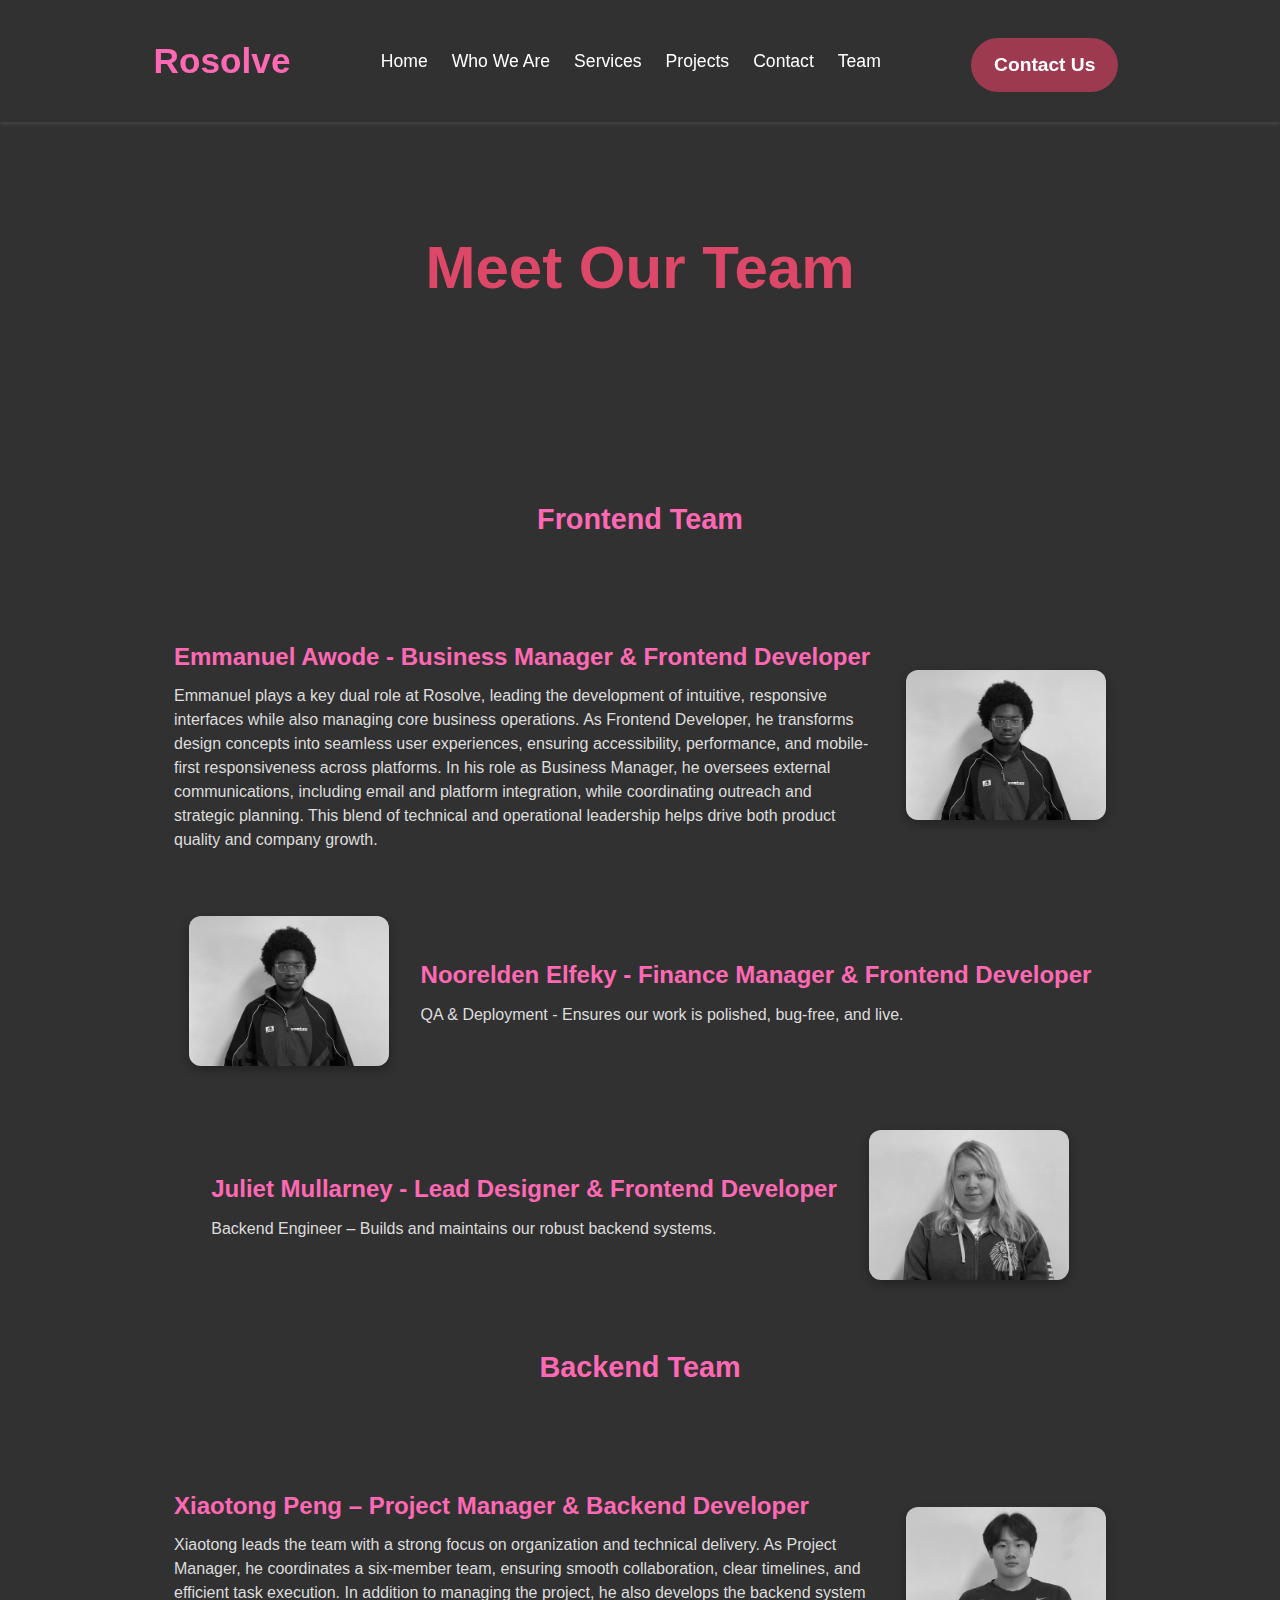
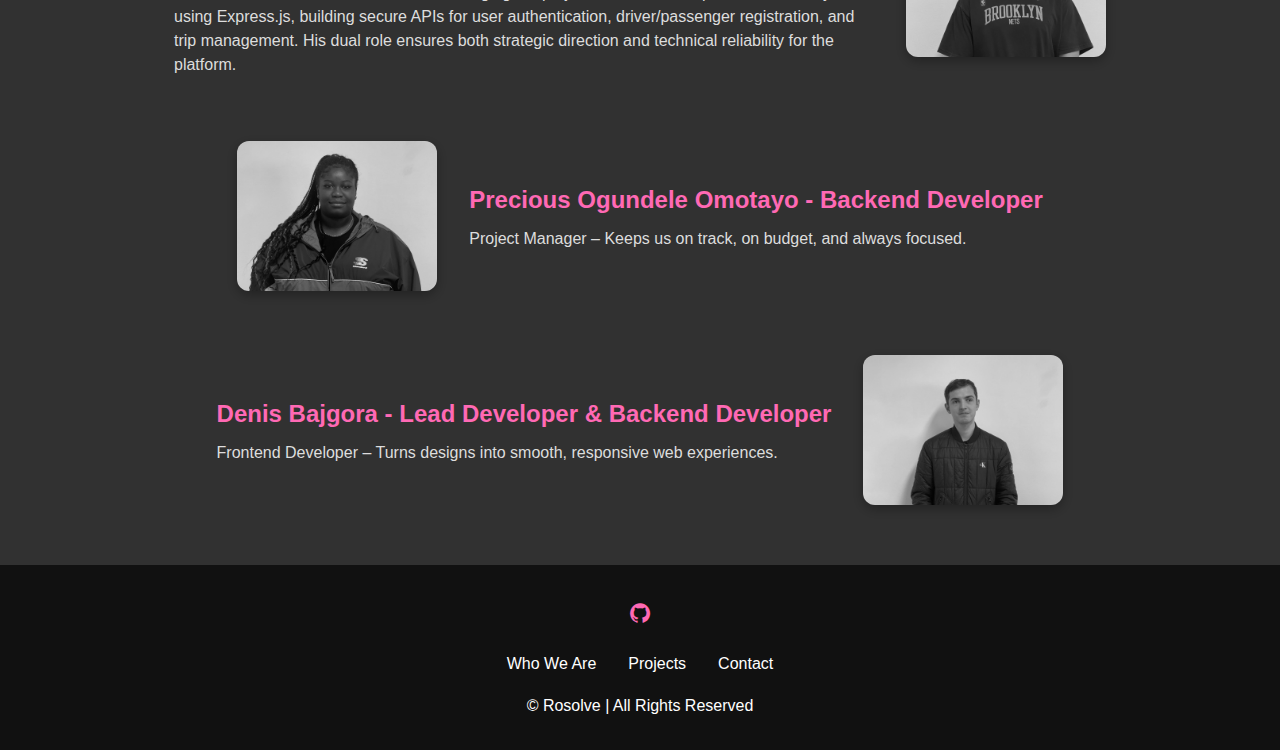
<file: team.html>
<!DOCTYPE html>
<html lang="en">
<head>
  <meta charset="UTF-8" />
  <meta name="viewport" content="width=device-width, initial-scale=1.0" />
  <title>Our Team - Rosolve</title>
  <link rel="stylesheet" href="stylesheet.css" />
  <link href="https://unpkg.com/boxicons@2.1.4/css/boxicons.min.css" rel="stylesheet" />
</head>
<body>

  <header class="header">
    <a href="index.html" class="logo">Rosolve</a>

    <nav class="navbar" id="navbar">
      <a href="index.html#home">Home</a>
      <a href="index.html#about">Who We Are</a>
      <a href="index.html#services">Services</a>
      <a href="index.html#projects">Projects</a>
      <a href="index.html#contact">Contact</a>
      <a href="team.html">Team</a>
    </nav>

    <a href="index.html#contact" class="gradient-btn">Contact Us</a>
    <i class="bx bx-menu" id="menu-icon"></i>
  </header>

  <section class="heading">
    <h2>Meet Our Team</h2>
  </section>

  <section class="team">
    <h3 class="subheading">Frontend Team</h3>

    <div class="team-member">
      <img src="team1.jpg" alt="Emmanuel Awode">
      <div>
        <h3>Emmanuel Awode - Business Manager & Frontend Developer</h3>
        <p>Emmanuel plays a key dual role at Rosolve, leading the development of intuitive, responsive interfaces while also managing core business operations. As Frontend Developer, he transforms design concepts into seamless user experiences, ensuring accessibility, performance, and mobile-first responsiveness across platforms.
In his role as Business Manager, he oversees external communications, including email and platform integration, while coordinating outreach and strategic planning. This blend of technical and operational leadership helps drive both product quality and company growth.
</p>
      </div>
    </div>

        <div class="team-member">
      <img src="team1.jpg" alt="Noorelden Elfeky">
      <div>
        <h3>Noorelden Elfeky - Finance Manager & Frontend Developer</h3>
        <p>QA & Deployment - Ensures our work is polished, bug-free, and live.</p>
      </div>
    </div>

    <div class="team-member">
      <img src="team3.jpg" alt="Juliet Mullarney">
      <div>
        <h3>Juliet Mullarney - Lead Designer & Frontend Developer</h3>
        <p>Backend Engineer – Builds and maintains our robust backend systems.</p>
      </div>
    </div>

    <h3 class="subheading">Backend Team</h3>

    <div class="team-member">
      <img src="team4.jpg" alt="Xiaotong Peng">
      <div>
        <h3>Xiaotong Peng – Project Manager & Backend Developer</h3>
        <p>Xiaotong leads the team with a strong focus on organization and technical delivery. As Project Manager, he coordinates a six-member team, ensuring smooth collaboration, clear timelines, and efficient task execution. In addition to managing the project, he also develops the backend system using Express.js, building secure APIs for user authentication, driver/passenger registration, and trip management. His dual role ensures both strategic direction and technical reliability for the platform.</p>
      </div>
    </div>

    <div class="team-member">
      <img src="team5.jpg" alt="Precious Ogundele Omotayo">
      <div>
        <h3>Precious Ogundele Omotayo - Backend Developer</h3>
        <p>Project Manager – Keeps us on track, on budget, and always focused.</p>
      </div>
    </div>

    <div class="team-member">
      <img src="team2.jpg" alt="Denis Bajgora">
      <div>
        <h3>Denis Bajgora - Lead Developer & Backend Developer</h3>
        <p>Frontend Developer – Turns designs into smooth, responsive web experiences.</p>
      </div>
    </div>
  </section>


  <footer class="footer">
    <div class="social-icons">
      <a href="https://github.com/rosolve" target="_blank"><i class="bx bxl-github"></i></a>
    </div>
    <ul class="list">
      <li><a href="index.html#about">Who We Are</a></li>
      <li><a href="index.html#projects">Projects</a></li>
      <li><a href="index.html#contact">Contact</a></li>
    </ul>
    <p class="copyright">
      © Rosolve | All Rights Reserved
    </p>
  </footer>

  <script src="script.js"></script>
</body>
</html>
</file>
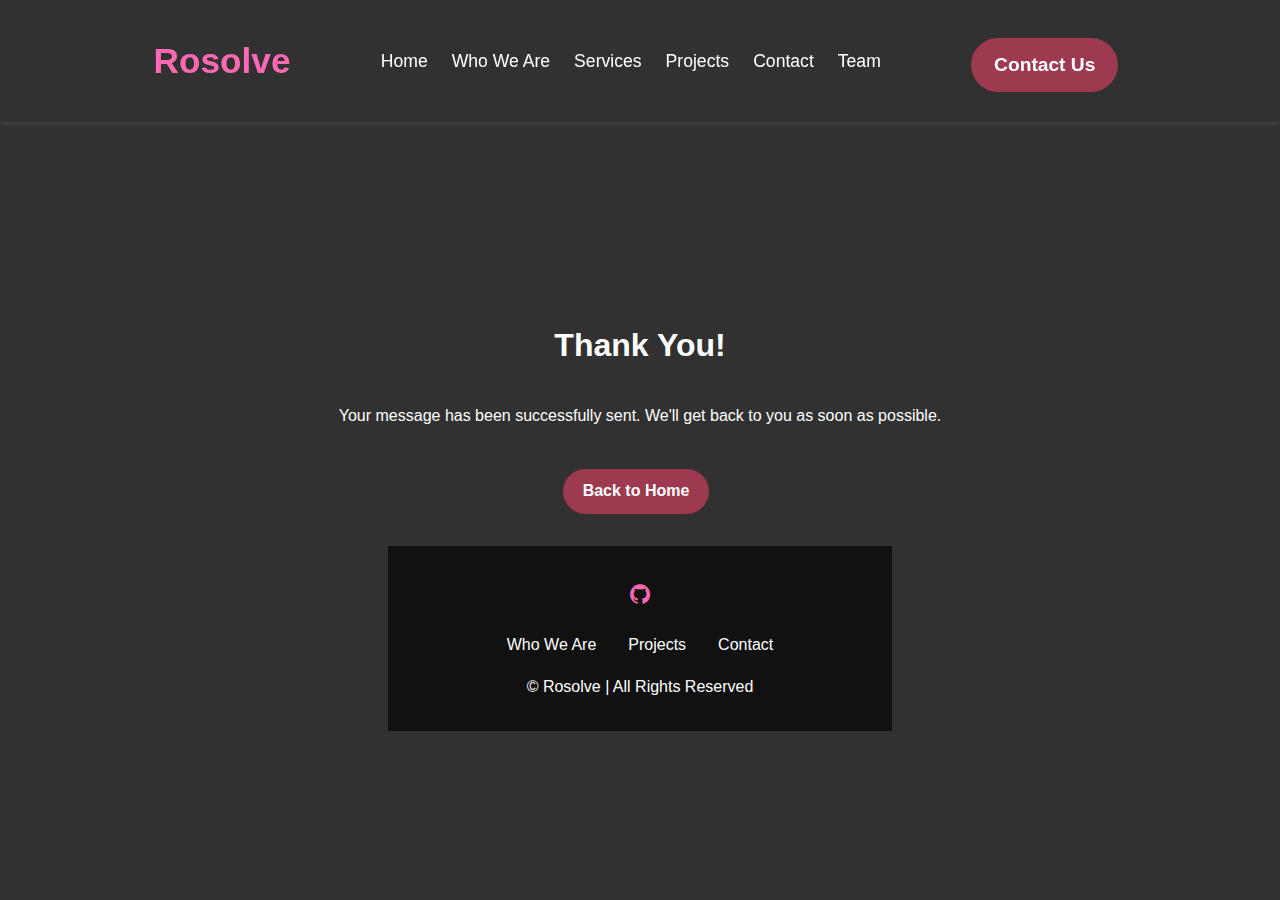
<file: thank-you.html>
<!DOCTYPE html>
<html lang="en">
<head>
  <meta charset="UTF-8" />
  <meta name="viewport" content="width=device-width, initial-scale=1.0" />
  <title>Thank You - Rosolve</title>
  <link rel="stylesheet" href="stylesheet.css" />
  <link href="https://unpkg.com/boxicons@2.1.4/css/boxicons.min.css" rel="stylesheet" />
</head>
<body>
  <header class="header">
    <a href="index.html" class="logo">Rosolve</a>
    <nav class="navbar">
      <a href="index.html#home">Home</a>
      <a href="index.html#about">Who We Are</a>
      <a href="index.html#services">Services</a>
      <a href="index.html#projects">Projects</a>
      <a href="index.html#contact">Contact</a>
      <a href="team.html">Team</a>
    </nav>
    <a href="index.html#contact" class="gradient-btn">Contact Us</a>
  </header>

  <section class="thank-you-container">
    <h1 class="thank-you-title">Thank You!</h1>
    <p class="thank-you-message">
      Your message has been successfully sent. We'll get back to you as soon as possible.
    </p>
    <a href="index.html" class="btn back-home">Back to Home</a>
  </main>

  <footer class="footer">
    <div class="social-icons">
      <a href="https://github.com/rosolve" target="_blank"><i class="bx bxl-github"></i></a>
    </div>
    <ul class="list">
      <li><a href="index.html#about">Who We Are</a></li>
      <li><a href="index.html#projects">Projects</a></li>
      <li><a href="index.html#contact">Contact</a></li>
    </ul>
    <p class="copyright">
      © Rosolve | All Rights Reserved
    </p>
  </footer>
</body>
</html>
</file>
<file: stylesheet.css>
/* General Reset */
* {
  margin: 0;
  padding: 0;
  box-sizing: border-box;
  scroll-behavior: smooth;
  font-family: 'Segoe UI', Tahoma, Geneva, Verdana, sans-serif;
}

body {
  background-color: #313131;
  color: #fff;
  line-height: 1.6;
  padding-top: 120px;
}

img {
  max-width: 100%;
  height: auto;
  display: block;
  border-radius: 12px;
}

/* Team Section */
.team {
  display: flex;
  flex-direction: column;
  gap: 4rem;
  padding: 60px 10%;
}

.team-member {
  display: flex;
  flex-wrap: wrap;
  align-items: center;
  justify-content: space-between;
  gap: 2rem;
  max-width: 100%;
}

.team-member img {
  width: 200px;
  height: auto;
  object-fit: cover;
  border-radius: 12px;
  box-shadow: 0 4px 12px rgba(0,0,0,0.3);
  filter: grayscale(100%);
  transition: filter 0.3s ease, transform 0.3s ease;
}

.team-member img:hover {
  filter: grayscale(0%);
  transform: scale(1.05);
}

.team-member:nth-child(even) {
  flex-direction: row-reverse;
}

.team-member div {
  flex: 1;
  min-width: 250px;
  max-width: 700px;
}

.team-member h3 {
  font-size: 1.5rem;
  color: hotpink;
  margin-bottom: 0.5rem;
}

.team-member p {
  font-size: 1rem;
  line-height: 1.5;
  color: #ddd;
  word-wrap: break-word;
}

.subheading {
  font-size: 1.8rem;
  color: hotpink;
  margin-bottom: 2rem;
  text-align: center;
  width: 100%;
}

/* Contact Section Fix */
.contact form {
  width: 100%;
  max-width: 800px;
  margin: 0 auto;
  display: flex;
  flex-direction: column;
  gap: 2rem;
}

.input-group {
  display: flex;
  flex-wrap: wrap;
  gap: 1rem;
  justify-content: space-between;
}

.input-box {
  flex: 1;
  min-width: calc(50% - 0.5rem);
  display: flex;
  flex-direction: column;
  gap: 0.5rem;
}

.input-group-2 {
  display: flex;
  flex-direction: column;
  gap: 1rem;
}

input,
textarea {
  padding: 1rem;
  border-radius: 8px;
  border: none;
  font-size: 1rem;
  background: #222;
  color: #fff;
  box-shadow: inset 0 0 5px rgba(0,0,0,0.2);
}

input:focus,
textarea:focus {
  outline: 2px solid hotpink;
}

input[type="submit"] {
  align-self: flex-start;
  cursor: pointer;
}

/* Services Section Fix */
.services-container {
  display: grid;
  grid-template-columns: repeat(auto-fit, minmax(280px, 1fr));
  gap: 2rem;
  width: 100%;
  padding-top: 2rem;
}

.service-box {
  background: #1e1e1e;
  padding: 20px;
  border-radius: 12px;
  box-shadow: 0 2px 8px rgba(255,255,255,0.05);
  color: #fff;
  display: flex;
  flex-direction: column;
  align-items: flex-start;
  transition: transform 0.3s ease, box-shadow 0.3s ease;
}

.service-box:hover {
  transform: translateY(-5px);
  box-shadow: 0 4px 16px rgba(255,255,255,0.1);
}

.service-box i {
  font-size: 2rem;
  color: hotpink;
  margin-bottom: 0.5rem;
}

.service-box h4 {
  font-size: 1.2rem;
  font-weight: 600;
  margin-bottom: 0.3rem;
}

.service-box p {
  font-size: 1rem;
  color: #ccc;
  line-height: 1.4;
}

/* Keep existing styles below unchanged */

.header {
  position: fixed;
  top: 0;
  width: 100%;
  background-color: #313131;
  display: flex;
  justify-content: space-between;
  align-items: center;
  padding: 30px 12%;
  box-shadow: 0 2px 4px rgba(255,255,255,0.1);
  z-index: 1000;
  font-size: 1.2rem;
}

.logo {
  font-size: 2.2rem;
  font-weight: 700;
  color: hotpink;
  text-decoration: none;
}

#menu-icon {
  font-size: 2rem;
  color: #fff;
  cursor: pointer;
  display: none;
  margin-left: auto;
}

.navbar {
  display: flex;
  align-items: center;
  gap: 1.5rem;
}

.navbar a {
  color: #fff;
  text-decoration: none;
  font-weight: 500;
  font-size: 1.1rem;
}

.navbar a:hover,
.navbar a:focus {
  color: hotpink;
}

.gradient-btn,
.btn {
  background: #9D3A50;
  color: white;
  padding: 0.6em 1.2em;
  border-radius: 30px;
  text-decoration: none;
  font-weight: 600;
  transition: background 0.3s ease;
  display: inline-block;
  margin: 0.5rem 0.5rem 0 0;
}

.gradient-btn:hover,
.btn:hover {
  background: #ff69b4;
}

@media (max-width: 768px) {
  #menu-icon {
    display: block;
  }
  .navbar {
    position: absolute;
    top: 100%;
    right: 0;
    width: 100%;
    background-color: #222;
    flex-direction: column;
    align-items: flex-start;
    padding: 1rem 2rem;
    display: none;
  }
  .navbar.active {
    display: flex;
  }
  .navbar a {
    padding: 0.5rem 0;
    width: 100%;
  }
  .team-member {
    flex-direction: column !important;
    text-align: center;
  }
}
.thank-you-container {
  padding-top: 200px;
  min-height: 70vh;
  display: flex;
  flex-direction: column;
  align-items: center;
  justify-content: center;
  text-align: center;
  gap: 2rem;
  animation: fadeIn 0.5s ease-in;
}


section {
  scroll-margin-top: 120px;
  padding: 100px 10% 80px;
  display: flex;
  flex-wrap: wrap;
  align-items: center;
  justify-content: space-between;
  gap: 2rem;
}

.heading {
  font-size: 2.5rem;
  color: #dd4869;
  text-align: center;
  margin-bottom: 40px;
  width: 100%;
  display: flex;
  justify-content: center;
  align-items: center;
  flex-direction: column;
}

.footer {
  background: #111;
  padding: 2rem 10%;
  text-align: center;
  color: #fff;
}

.footer .social-icons a {
  margin: 0 0.5rem;
  color: hotpink;
  font-size: 1.5rem;
}

.footer ul {
  display: flex;
  justify-content: center;
  flex-wrap: wrap;
  list-style: none;
  padding: 0;
  margin: 1rem 0;
}

.footer ul li {
  margin: 0 1rem;
}

.footer a {
  text-decoration: none;
  color: #fff;
}

.footer a:hover {
  color: hotpink;
}
</file>
